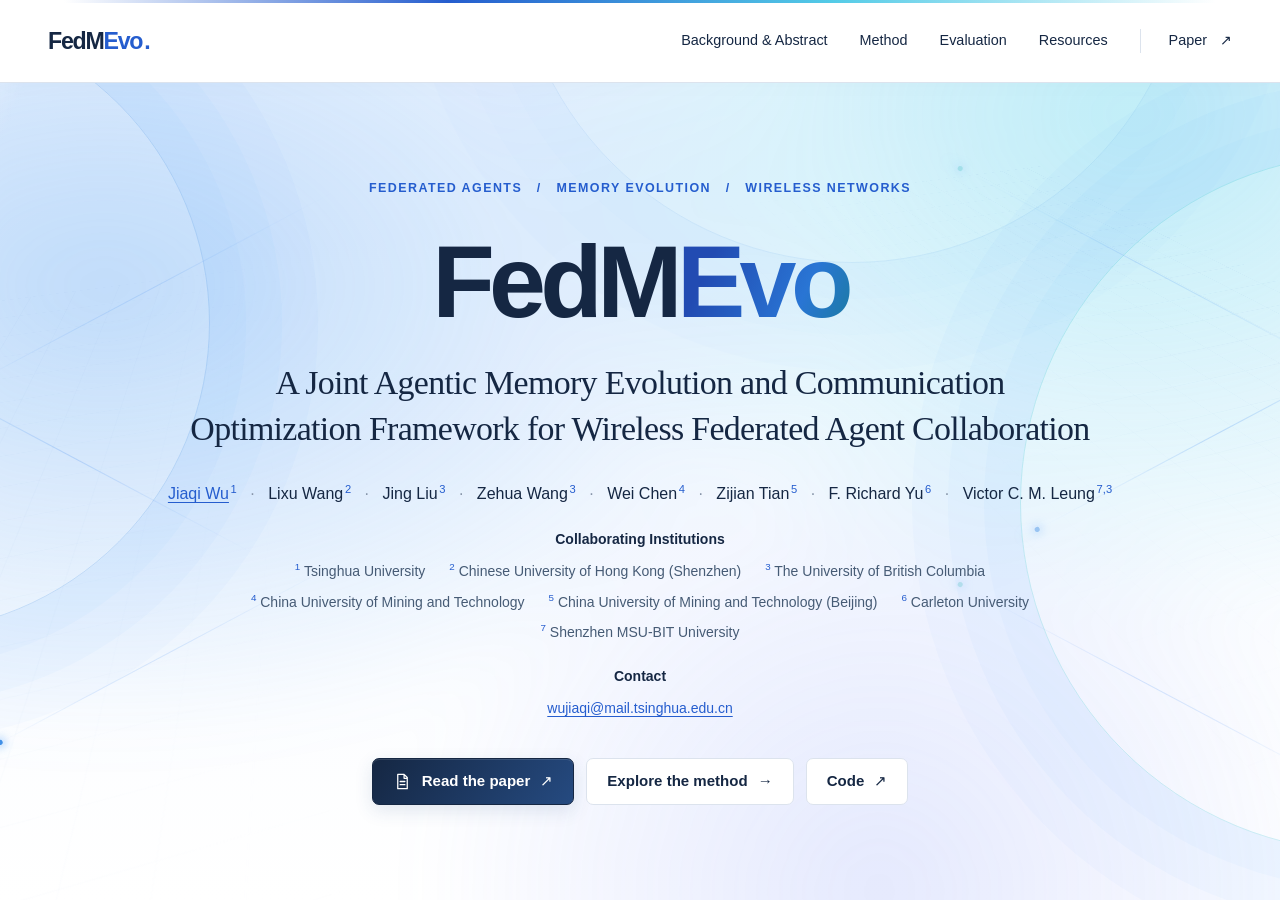
<file: index.html>
<!doctype html>
<html lang="en">
<head>
  <meta charset="utf-8">
  <meta name="viewport" content="width=device-width, initial-scale=1">
  <meta name="description" content="FedMEvo jointly optimizes agentic memory evolution and wireless communication for collaboration among frozen-LLM agents.">
  <meta name="theme-color" content="#12274b">
  <title>FedMEvo · Federated Agentic Memory Evolution</title>
  <link rel="icon" href="assets/favicon.svg" type="image/svg+xml">
  <link rel="stylesheet" href="styles.css?v=4">
  <link rel="stylesheet" href="home.css?v=3">
</head>
<body class="home-page">
  <a class="skip-link" href="#main">Skip to content</a>
  <header class="site-header">
    <div class="header-inner">
      <a class="wordmark" href="index.html" aria-label="FedMEvo home">FedM<span>Evo</span><span class="wordmark-period">.</span></a>
      <nav aria-label="Main navigation">
        <a href="abstract.html">Background &amp; Abstract</a>
        <a href="method.html">Method</a>
        <a href="evaluation.html">Evaluation</a>
        <a href="resources.html">Resources</a>
        <a class="nav-paper" href="assets/FedMEvo.pdf?v=20260910-2340" target="_blank" rel="noopener">Paper <span aria-hidden="true">↗</span></a>
      </nav>
    </div>
  </header>

  <main id="main">
    <section class="hero container" aria-labelledby="paper-title">
      <div class="hero-scene" aria-hidden="true">
        <div class="hero-light"></div>
        <div class="tech-grid"></div>
        <div class="tech-ring ring-one"></div>
        <div class="tech-ring ring-two"></div>
        <div class="tech-ring ring-three"></div>
        <div class="tech-traces"><i></i><i></i><i></i><i></i><i></i><i></i></div>
        <div class="tech-scan"></div>
      </div>
      <p class="eyebrow">Federated agents &nbsp; / &nbsp; Memory evolution &nbsp; / &nbsp; Wireless networks</p>
      <h1 id="paper-title">FedM<span>Evo</span></h1>
      <p class="paper-title">A Joint Agentic Memory Evolution and Communication Optimization Framework for Wireless Federated Agent Collaboration</p>
      <p class="authors"><a href="https://word-ky.github.io/" target="_blank" rel="noopener">Jiaqi Wu</a><sup>1</sup> <span>·</span> Lixu Wang<sup>2</sup> <span>·</span> Jing Liu<sup>3</sup> <span>·</span> Zehua Wang<sup>3</sup> <span>·</span><br class="author-break"> Wei Chen<sup>4</sup> <span>·</span> Zijian Tian<sup>5</sup> <span>·</span> F. Richard Yu<sup>6</sup> <span>·</span> Victor C. M. Leung<sup>7,3</sup></p>
      <div class="affiliations" aria-labelledby="institutions-label">
        <p class="detail-label" id="institutions-label">Collaborating Institutions</p>
        <ul class="institution-list">
          <li><sup>1</sup> Tsinghua University</li>
          <li><sup>2</sup> Chinese University of Hong Kong (Shenzhen)</li>
          <li><sup>3</sup> The University of British Columbia</li>
          <li><sup>4</sup> China University of Mining and Technology</li>
          <li><sup>5</sup> China University of Mining and Technology (Beijing)</li>
          <li><sup>6</sup> Carleton University</li>
          <li><sup>7</sup> Shenzhen MSU-BIT University</li>
        </ul>
      </div>
      <div class="author-email">
        <p class="detail-label">Contact</p>
        <a href="mailto:wujiaqi@mail.tsinghua.edu.cn">wujiaqi@mail.tsinghua.edu.cn</a>
      </div>
      <div class="hero-actions">
        <a class="button button-primary" href="assets/FedMEvo.pdf?v=20260910-2340" target="_blank" rel="noopener"><svg viewBox="0 0 24 24" aria-hidden="true"><path d="M6 3h8l4 4v14H6zM14 3v5h4M9 12h6M9 16h6"/></svg>Read the paper <span aria-hidden="true">↗</span></a>
        <a class="button button-secondary" href="method.html">Explore the method <span aria-hidden="true">→</span></a>
        <a class="button button-secondary" href="https://github.com/word-ky/FedMEvo" target="_blank" rel="noopener">Code <span aria-hidden="true">↗</span></a>
      </div>
    </section>
  </main>
</body>
</html>
</file>
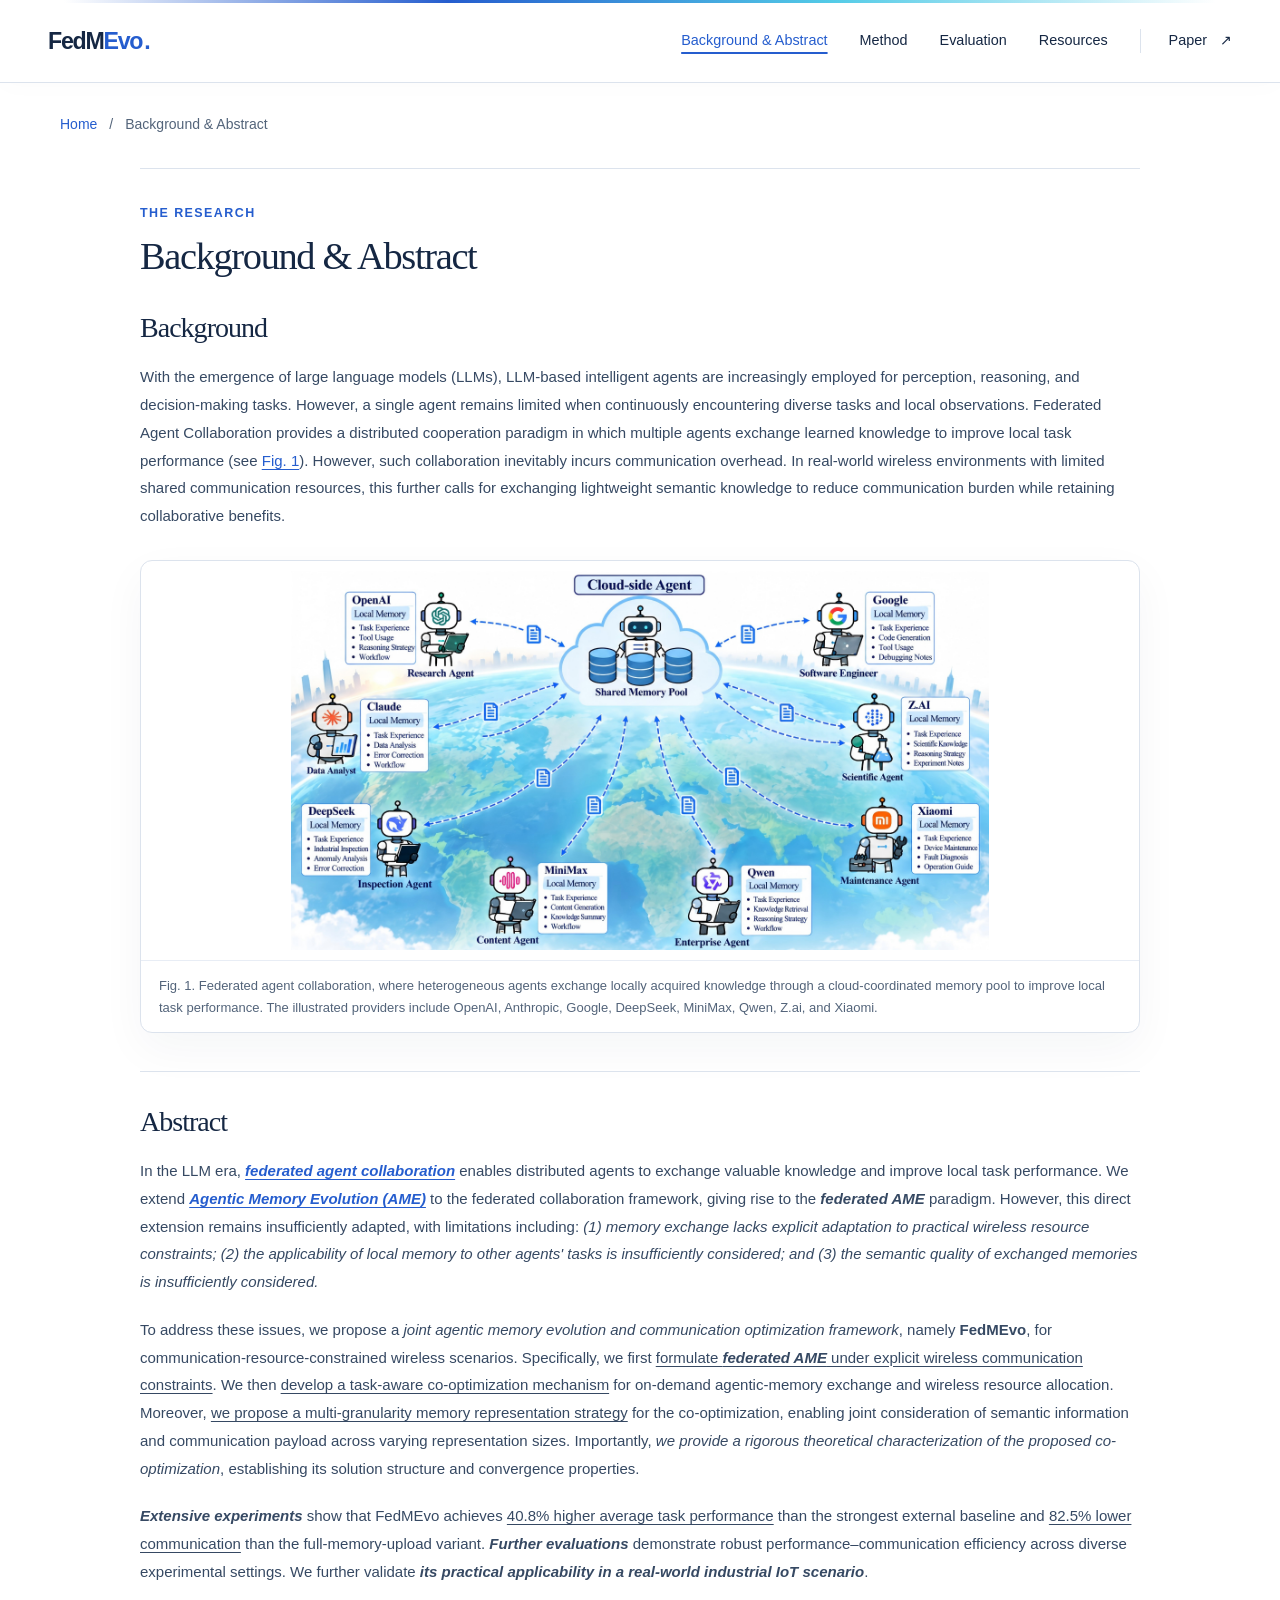
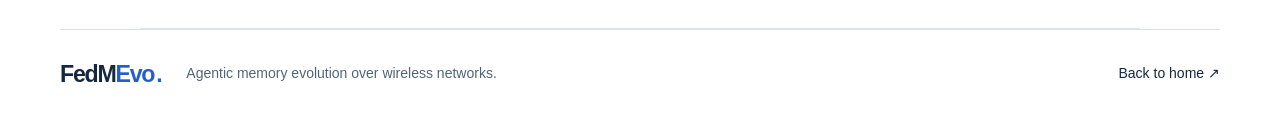
<file: abstract.html>
<!doctype html>
<html lang="en">
<head>
  <meta charset="utf-8">
  <meta name="viewport" content="width=device-width, initial-scale=1">
  <meta name="description" content="FedMEvo jointly optimizes agentic memory evolution and wireless communication for collaboration among frozen-LLM agents.">
  <meta name="theme-color" content="#12274b">
  <title>Background &amp; Abstract · FedMEvo</title>
  <link rel="icon" href="assets/favicon.svg" type="image/svg+xml">
  <link rel="stylesheet" href="styles.css?v=4">
  <link rel="stylesheet" href="abstract.css?v=4">
</head>
<body class="detail-page abstract-page">
  <a class="skip-link" href="#main">Skip to content</a>
  <header class="site-header">
    <div class="header-inner">
      <a class="wordmark" href="index.html" aria-label="FedMEvo home">FedM<span>Evo</span><span class="wordmark-period">.</span></a>
      <nav aria-label="Main navigation">
        <a href="abstract.html" aria-current="page">Background &amp; Abstract</a>
        <a href="method.html">Method</a>
        <a href="evaluation.html">Evaluation</a>
        <a href="resources.html">Resources</a>
        <a class="nav-paper" href="assets/FedMEvo.pdf?v=20260910-2340" target="_blank" rel="noopener">Paper <span aria-hidden="true">↗</span></a>
      </nav>
    </div>
  </header>

  <main id="main">
    <div class="breadcrumb container"><a href="index.html">Home</a><span aria-hidden="true">/</span><span>Background &amp; Abstract</span></div>
    <section class="abstract-section container" id="abstract" aria-labelledby="abstract-title">
      <div class="abstract-heading"><p class="eyebrow">The research</p><h1 id="abstract-title">Background &amp; Abstract</h1></div>
      <section class="research-part background-part" aria-labelledby="background-title">
        <h2 id="background-title">Background</h2>
        <div class="background-copy">
          <p>With the emergence of large language models (LLMs), LLM-based intelligent agents are increasingly employed for perception, reasoning, and decision-making tasks. However, a single agent remains limited when continuously encountering diverse tasks and local observations. Federated Agent Collaboration provides a distributed cooperation paradigm in which multiple agents exchange learned knowledge to improve local task performance (see <a class="paper-reference" href="#collaboration-figure">Fig. 1</a>). However, such collaboration inevitably incurs communication overhead. In real-world wireless environments with limited shared communication resources, this further calls for exchanging lightweight semantic knowledge to reduce communication burden while retaining collaborative benefits.</p>
        </div>
      <figure class="intro-figure" id="collaboration-figure">
        <a href="assets/intro-final.png" target="_blank" rel="noopener" aria-label="Open the original federated agent collaboration illustration">
          <img src="assets/intro-final.png" width="1540" height="836" alt="Conceptual illustration of research, software, analysis, scientific, industrial, maintenance, content, and enterprise agents exchanging local memories through a cloud-side shared memory pool." fetchpriority="high">
        </a>
        <figcaption>Fig. 1. Federated agent collaboration, where heterogeneous agents exchange locally acquired knowledge through a cloud-coordinated memory pool to improve local task performance. The illustrated providers include OpenAI, Anthropic, Google, DeepSeek, MiniMax, Qwen, Z.ai, and Xiaomi.</figcaption>
      </figure>
      </section>
      <section class="research-part abstract-part" aria-labelledby="abstract-content-title">
        <h2 id="abstract-content-title">Abstract</h2>
      <div class="abstract-copy">
        <p>In the LLM era, <a class="term-link" href="https://proceedings.mlr.press/v267/wang25db.html" target="_blank" rel="noopener" title="Related reading: Federated In-Context Learning (ICML 2025)"><strong><em>federated agent collaboration</em></strong></a> enables distributed agents to exchange valuable knowledge and improve local task performance. We extend <a class="term-link" href="https://proceedings.neurips.cc/paper_files/paper/2025/hash/19909c36f51abc4856b4560aff3d36d6-Abstract-Conference.html" target="_blank" rel="noopener" title="Related reading: A-Mem: Agentic Memory for LLM Agents (NeurIPS 2025)"><strong><em>Agentic Memory Evolution (AME)</em></strong></a> to the federated collaboration framework, giving rise to the <strong><em>federated AME</em></strong> paradigm. However, this direct extension remains insufficiently adapted, with limitations including: <em>(1) memory exchange lacks explicit adaptation to practical wireless resource constraints; (2) the applicability of local memory to other agents' tasks is insufficiently considered; and (3) the semantic quality of exchanged memories is insufficiently considered.</em></p>
        <p>To address these issues, we propose a <em>joint agentic memory evolution and communication optimization framework</em>, namely <strong>FedMEvo</strong>, for communication-resource-constrained wireless scenarios. Specifically, we first <span class="abstract-underline">formulate <strong><em>federated AME</em></strong> under explicit wireless communication constraints</span>. We then <span class="abstract-underline">develop a task-aware co-optimization mechanism</span> for on-demand agentic-memory exchange and wireless resource allocation. Moreover, <span class="abstract-underline">we propose a multi-granularity memory representation strategy</span> for the co-optimization, enabling joint consideration of semantic information and communication payload across varying representation sizes. Importantly, <em>we provide a rigorous theoretical characterization of the proposed co-optimization</em>, establishing its solution structure and convergence properties.</p>
        <p><strong><em>Extensive experiments</em></strong> show that FedMEvo achieves <span class="abstract-underline">40.8% higher average task performance</span> than the strongest external baseline and <span class="abstract-underline">82.5% lower communication</span> than the full-memory-upload variant. <strong><em>Further evaluations</em></strong> demonstrate robust performance–communication efficiency across diverse experimental settings. We further validate <strong><em>its practical applicability in a real-world industrial IoT scenario</em></strong>.</p>
      </div>
      </section>
    </section>
  </main>
  <footer class="site-footer container"><a class="wordmark" href="index.html">FedM<span>Evo</span><span class="wordmark-period">.</span></a><p>Agentic memory evolution over wireless networks.</p><a href="index.html">Back to home <span aria-hidden="true">↗</span></a></footer>
</body>
</html>
</file>
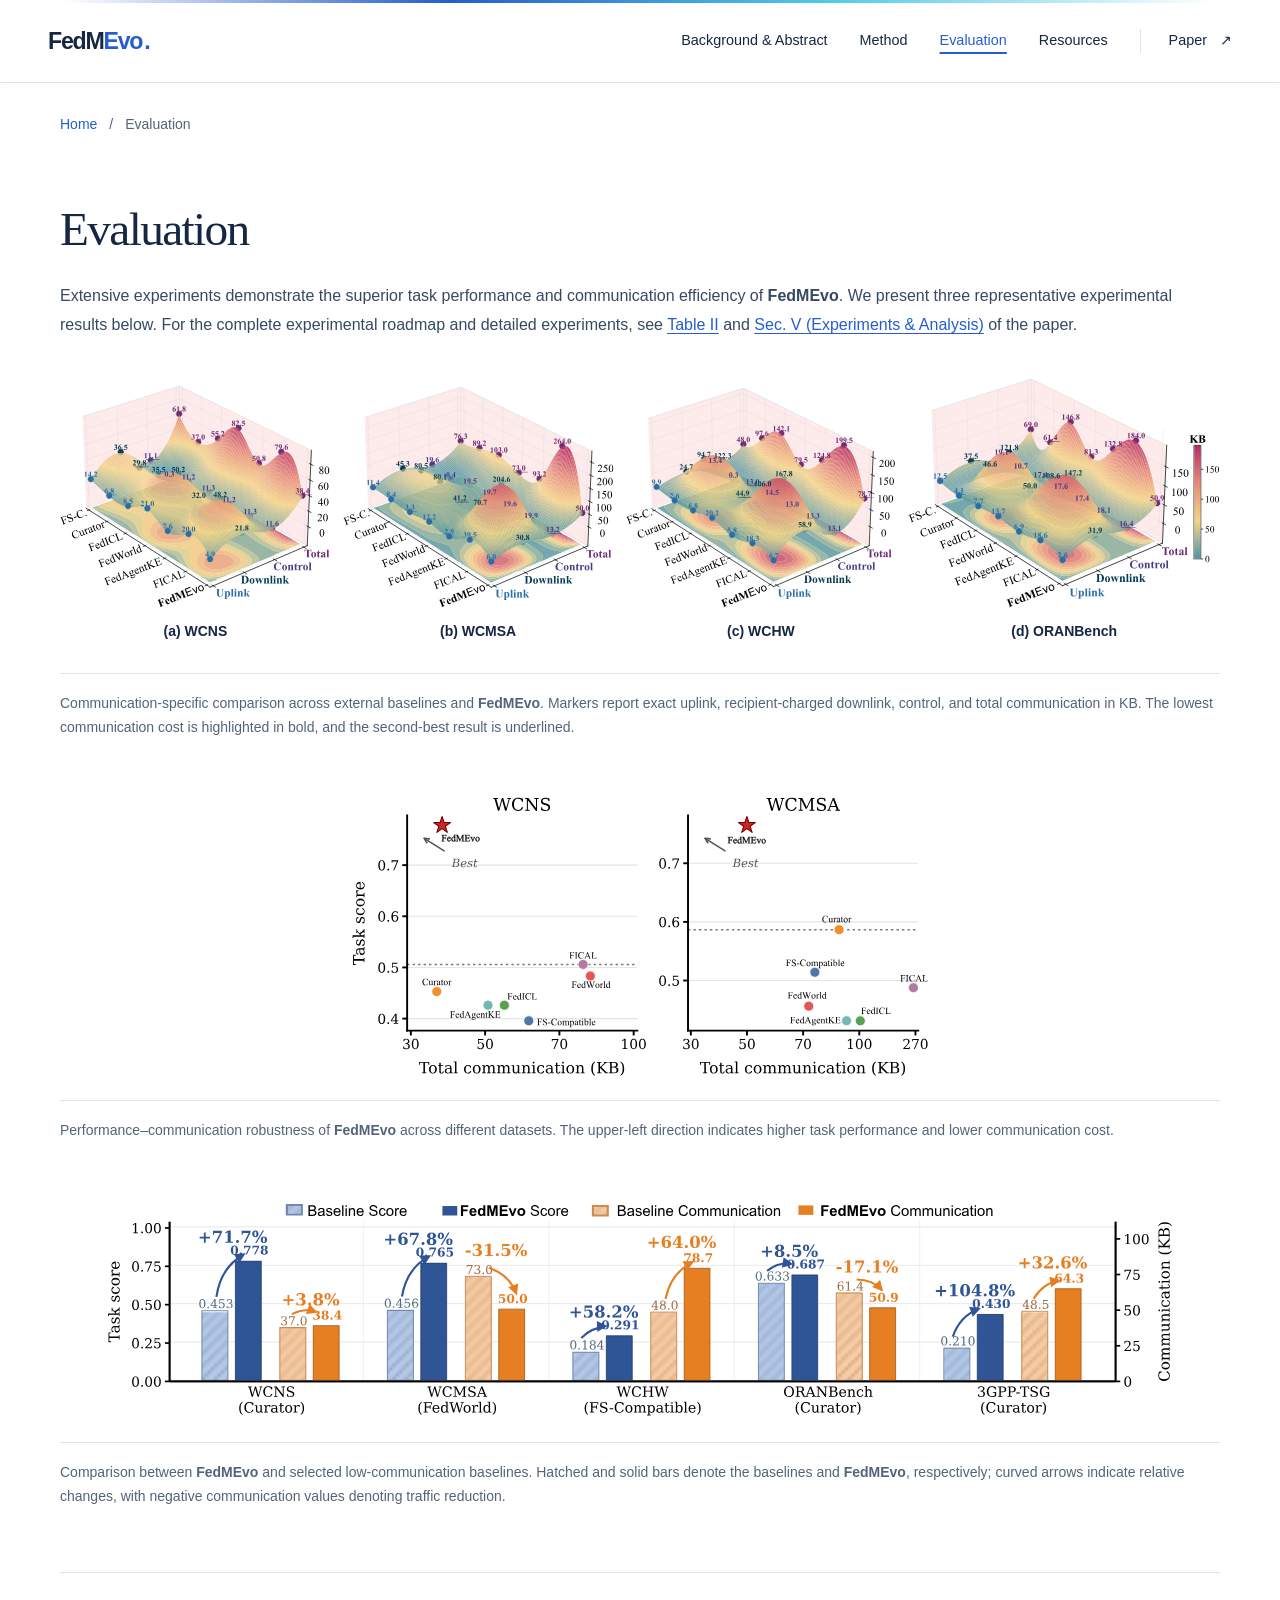
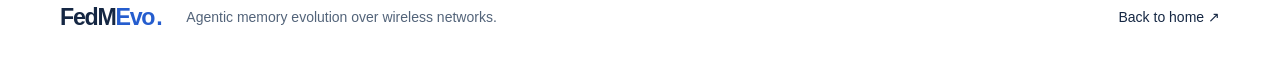
<file: evaluation.html>
<!doctype html>
<html lang="en">
<head>
  <meta charset="utf-8">
  <meta name="viewport" content="width=device-width, initial-scale=1">
  <meta name="description" content="FedMEvo jointly optimizes agentic memory evolution and wireless communication for collaboration among frozen-LLM agents.">
  <meta name="theme-color" content="#12274b">
  <title>Evaluation · FedMEvo</title>
  <link rel="icon" href="assets/favicon.svg" type="image/svg+xml">
  <link rel="stylesheet" href="styles.css?v=4">
  <link rel="stylesheet" href="evaluation.css?v=6">
</head>
<body class="detail-page evaluation-page">
  <a class="skip-link" href="#main">Skip to content</a>
  <header class="site-header">
    <div class="header-inner">
      <a class="wordmark" href="index.html" aria-label="FedMEvo home">FedM<span>Evo</span><span class="wordmark-period">.</span></a>
      <nav aria-label="Main navigation">
        <a href="abstract.html">Background &amp; Abstract</a>
        <a href="method.html">Method</a>
        <a href="evaluation.html" aria-current="page">Evaluation</a>
        <a href="resources.html">Resources</a>
        <a class="nav-paper" href="assets/FedMEvo.pdf?v=20260910-2340" target="_blank" rel="noopener">Paper <span aria-hidden="true">↗</span></a>
      </nav>
    </div>
  </header>

  <main id="main">
    <div class="breadcrumb container"><a href="index.html">Home</a><span aria-hidden="true">/</span><span>Evaluation</span></div>
    <section class="evaluation-section" id="evaluation" aria-labelledby="evaluation-title">
      <div class="container">
        <div class="evaluation-heading">
          <h1 id="evaluation-title">Evaluation</h1>
          <p>Extensive experiments demonstrate the superior task performance and communication efficiency of <strong>FedMEvo</strong>. We present three representative experimental results below. For the complete experimental roadmap and detailed experiments, see <a href="assets/FedMEvo.pdf?v=20260910-2340#page=7" target="_blank" rel="noopener">Table II</a> and <a href="assets/FedMEvo.pdf?v=20260910-2340#page=7" target="_blank" rel="noopener">Sec. V (Experiments &amp; Analysis)</a> of the paper.</p>
        </div>
        <figure class="result-figure communication-result" aria-labelledby="communication-caption">
          <div class="terrain-scroll" tabindex="0" role="region" aria-label="Communication comparison: four panels in one row">
          <div class="terrain-grid">
            <div class="terrain-panel">
              <a href="assets/wcns_comm_terrain.pdf" target="_blank" rel="noopener" aria-label="Open original WCNS communication figure PDF"><img src="assets/wcns_comm_terrain.svg" width="317404" height="311391" alt="WCNS: uplink, downlink, control and total communication for external baselines and FedMEvo."></a>
              <p class="panel-label">(a) WCNS</p>
            </div>
            <div class="terrain-panel">
              <a href="assets/wcmsa_comm_terrain.pdf" target="_blank" rel="noopener" aria-label="Open original WCMSA communication figure PDF"><img src="assets/wcmsa_comm_terrain.svg" width="320378" height="311391" alt="WCMSA: uplink, downlink, control and total communication for external baselines and FedMEvo."></a>
              <p class="panel-label">(b) WCMSA</p>
            </div>
            <div class="terrain-panel">
              <a href="assets/wchw_comm_terrain.pdf" target="_blank" rel="noopener" aria-label="Open original WCHW communication figure PDF"><img src="assets/wchw_comm_terrain.svg" width="320680" height="311391" alt="WCHW: uplink, downlink, control and total communication for external baselines and FedMEvo."></a>
              <p class="panel-label">(c) WCHW</p>
            </div>
            <div class="terrain-panel">
              <a href="assets/oranbench_comm_terrain.pdf" target="_blank" rel="noopener" aria-label="Open original ORANBench communication figure PDF"><img src="assets/oranbench_comm_terrain.svg" width="364145" height="311391" alt="ORANBench: uplink, downlink, control and total communication for external baselines and FedMEvo, with color scale in KB."></a>
              <p class="panel-label">(d) ORANBench</p>
            </div>
          </div>
          </div>
          <figcaption id="communication-caption">Communication-specific comparison across external baselines and <strong>FedMEvo</strong>. Markers report exact uplink, recipient-charged downlink, control, and total communication in KB. The lowest communication cost is highlighted in bold, and the second-best result is underlined.</figcaption>
        </figure>
        <figure class="result-figure score-result" aria-labelledby="score-caption">
          <a href="assets/main_score_comm.pdf" target="_blank" rel="noopener" aria-label="Open original performance–communication figure PDF"><img src="assets/main_score_comm.svg" width="241472" height="128476" alt="Original performance–communication scatter plots labeled WCNS and WCMSA, comparing FedMEvo with external baselines." loading="lazy"></a>
          <figcaption id="score-caption">Performance–communication robustness of <strong>FedMEvo</strong> across different datasets. The upper-left direction indicates higher task performance and lower communication cost.</figcaption>
        </figure>
        <figure class="result-figure relative-result" aria-labelledby="relative-caption">
          <a href="assets/relative_score_comm.pdf?v=20260910-2056" target="_blank" rel="noopener" aria-label="Open original comparison with low-communication baselines PDF"><img src="assets/relative_score_comm.svg?v=20260910-2056" width="323428" height="66357" alt="Task score and communication comparison against selected low-communication baselines on WCNS, WCMSA, WCHW, ORANBench and 3GPP-TSG, with relative-change arrows." loading="lazy"></a>
          <figcaption id="relative-caption">Comparison between <strong>FedMEvo</strong> and selected low-communication baselines. Hatched and solid bars denote the baselines and <strong>FedMEvo</strong>, respectively; curved arrows indicate relative changes, with negative communication values denoting traffic reduction.</figcaption>
        </figure>
      </div>
    </section>
  </main>
  <footer class="site-footer container"><a class="wordmark" href="index.html">FedM<span>Evo</span><span class="wordmark-period">.</span></a><p>Agentic memory evolution over wireless networks.</p><a href="index.html">Back to home <span aria-hidden="true">↗</span></a></footer>
</body>
</html>
</file>
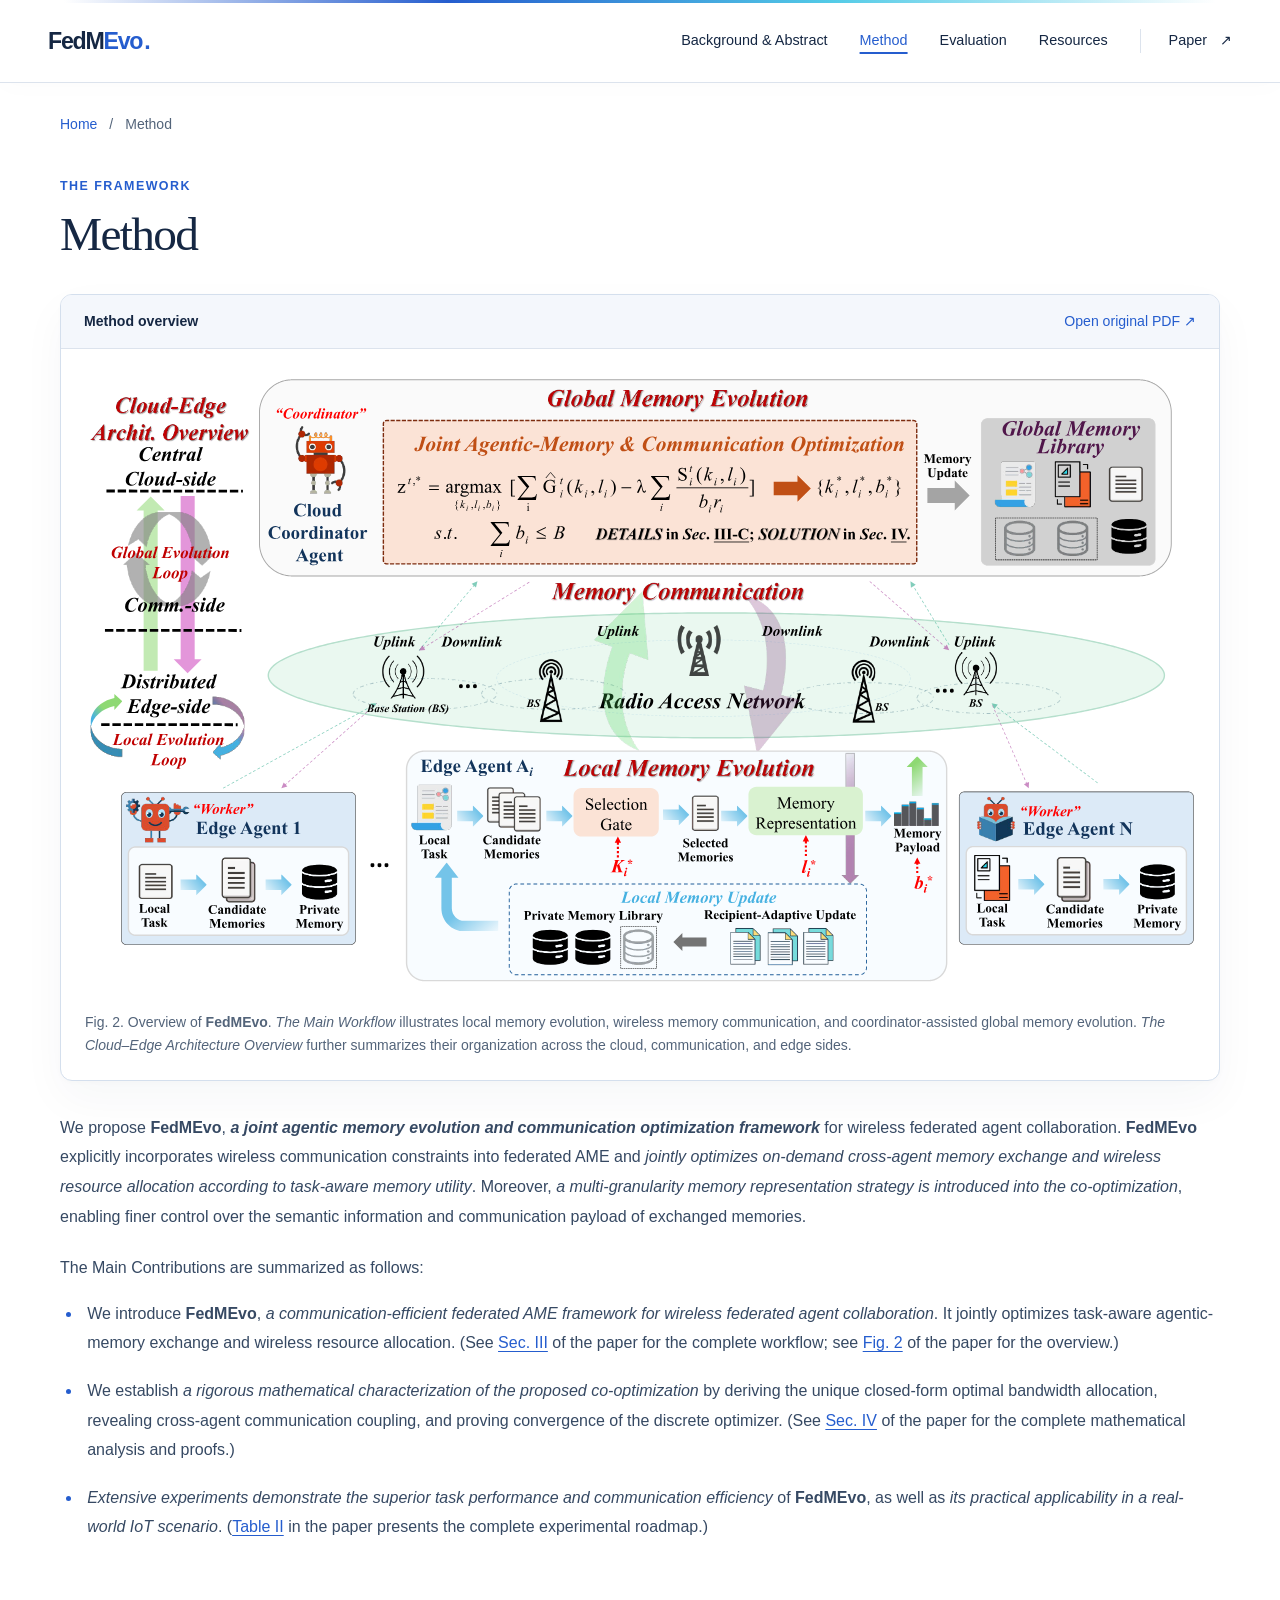
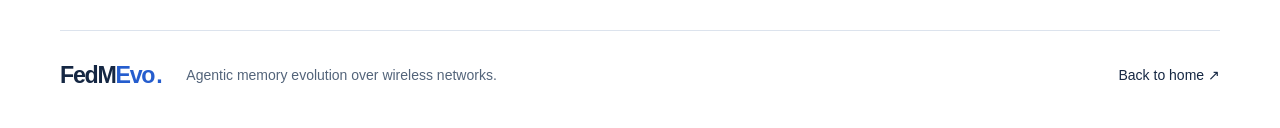
<file: method.html>
<!doctype html>
<html lang="en">
<head>
  <meta charset="utf-8">
  <meta name="viewport" content="width=device-width, initial-scale=1">
  <meta name="description" content="FedMEvo jointly optimizes agentic memory evolution and wireless communication for collaboration among frozen-LLM agents.">
  <meta name="theme-color" content="#12274b">
  <title>Method · FedMEvo</title>
  <link rel="icon" href="assets/favicon.svg" type="image/svg+xml">
  <link rel="stylesheet" href="styles.css?v=4">
  <link rel="stylesheet" href="method.css?v=2">
</head>
<body class="detail-page method-page">
  <a class="skip-link" href="#main">Skip to content</a>
  <header class="site-header">
    <div class="header-inner">
      <a class="wordmark" href="index.html" aria-label="FedMEvo home">FedM<span>Evo</span><span class="wordmark-period">.</span></a>
      <nav aria-label="Main navigation">
        <a href="abstract.html">Background &amp; Abstract</a>
        <a href="method.html" aria-current="page">Method</a>
        <a href="evaluation.html">Evaluation</a>
        <a href="resources.html">Resources</a>
        <a class="nav-paper" href="assets/FedMEvo.pdf?v=20260910-2340" target="_blank" rel="noopener">Paper <span aria-hidden="true">↗</span></a>
      </nav>
    </div>
  </header>

  <main id="main">
    <div class="breadcrumb container"><a href="index.html">Home</a><span aria-hidden="true">/</span><span>Method</span></div>
    <section class="method-section container" id="method" aria-labelledby="method-title">
      <div class="method-heading">
        <p class="eyebrow">The framework</p><h1 id="method-title">Method</h1>
      </div>
      <figure class="overview-figure">
        <div class="figure-bar"><span>Method overview</span><a href="assets/overview1_editable.pdf?v=20260910" target="_blank" rel="noopener">Open original PDF <span aria-hidden="true">↗</span></a></div>
        <a class="figure-link" href="assets/overview1_editable.pdf?v=20260910" target="_blank" rel="noopener" aria-label="Open the original overview PDF">
          <img src="assets/overview-original.svg?v=20260910" width="1188" height="650" alt="Original FedMEvo overview: cloud-edge architecture with global memory evolution, joint agentic-memory and communication optimization, wireless uplink and downlink, local candidate selection, memory representation, and recipient-adaptive local memory updates." loading="lazy">
        </a>
        <figcaption>Fig. 2. Overview of <strong>FedMEvo</strong>. <em>The Main Workflow</em> illustrates local memory evolution, wireless memory communication, and coordinator-assisted global memory evolution. <em>The Cloud–Edge Architecture Overview</em> further summarizes their organization across the cloud, communication, and edge sides.</figcaption>
      </figure>
      <div class="method-copy">
        <p>We propose <strong>FedMEvo</strong>, <strong><em>a joint agentic memory evolution and communication optimization framework</em></strong> for wireless federated agent collaboration. <strong>FedMEvo</strong> explicitly incorporates wireless communication constraints into federated AME and <em>jointly optimizes on-demand cross-agent memory exchange and wireless resource allocation according to task-aware memory utility</em>. Moreover, <em>a multi-granularity memory representation strategy is introduced into the co-optimization</em>, enabling finer control over the semantic information and communication payload of exchanged memories.</p>
        <p>The Main Contributions are summarized as follows:</p>
        <ul class="contributions">
          <li>We introduce <strong>FedMEvo</strong>, <em>a communication-efficient federated AME framework for wireless federated agent collaboration</em>. It jointly optimizes task-aware agentic-memory exchange and wireless resource allocation. (See <a href="assets/FedMEvo.pdf?v=20260910-2340#page=3" target="_blank" rel="noopener">Sec. III</a> of the paper for the complete workflow; see <a href="assets/FedMEvo.pdf?v=20260910-2340#page=3" target="_blank" rel="noopener">Fig. 2</a> of the paper for the overview.)</li>
          <li>We establish <em>a rigorous mathematical characterization of the proposed co-optimization</em> by deriving the unique closed-form optimal bandwidth allocation, revealing cross-agent communication coupling, and proving convergence of the discrete optimizer. (See <a href="assets/FedMEvo.pdf?v=20260910-2340#page=5" target="_blank" rel="noopener">Sec. IV</a> of the paper for the complete mathematical analysis and proofs.)</li>
          <li><em>Extensive experiments demonstrate the superior task performance and communication efficiency</em> of <strong>FedMEvo</strong>, as well as <em>its practical applicability in a real-world IoT scenario</em>. (<a href="assets/FedMEvo.pdf?v=20260910-2340#page=7" target="_blank" rel="noopener">Table II</a> in the paper presents the complete experimental roadmap.)</li>
        </ul>
      </div>
    </section>
  </main>
  <footer class="site-footer container"><a class="wordmark" href="index.html">FedM<span>Evo</span><span class="wordmark-period">.</span></a><p>Agentic memory evolution over wireless networks.</p><a href="index.html">Back to home <span aria-hidden="true">↗</span></a></footer>
</body>
</html>
</file>
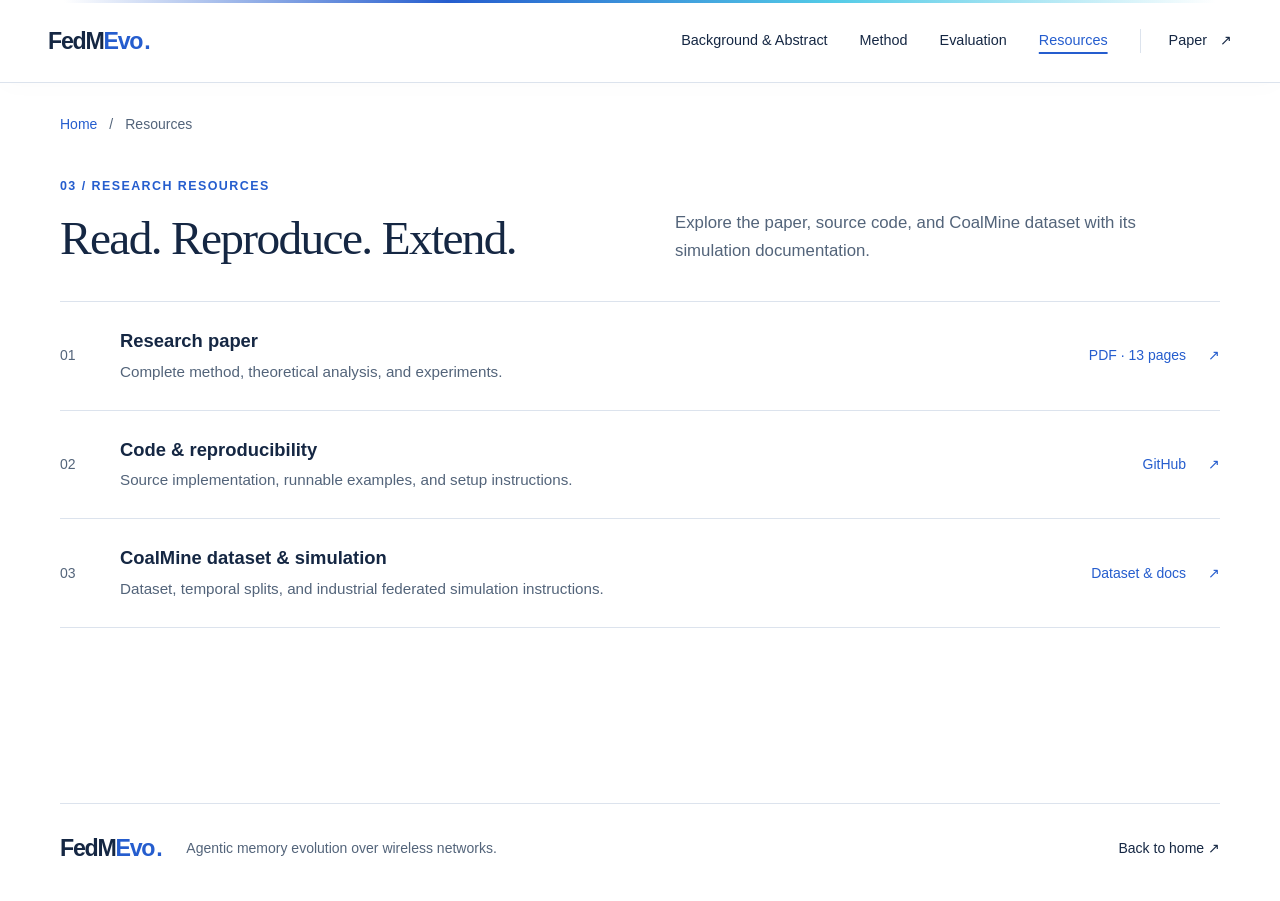
<file: resources.html>
<!doctype html>
<html lang="en">
<head>
  <meta charset="utf-8">
  <meta name="viewport" content="width=device-width, initial-scale=1">
  <meta name="description" content="FedMEvo jointly optimizes agentic memory evolution and wireless communication for collaboration among frozen-LLM agents.">
  <meta name="theme-color" content="#12274b">
  <title>Resources · FedMEvo</title>
  <link rel="icon" href="assets/favicon.svg" type="image/svg+xml">
  <link rel="stylesheet" href="styles.css?v=4">
</head>
<body class="detail-page">
  <a class="skip-link" href="#main">Skip to content</a>
  <header class="site-header">
    <div class="header-inner">
      <a class="wordmark" href="index.html" aria-label="FedMEvo home">FedM<span>Evo</span><span class="wordmark-period">.</span></a>
      <nav aria-label="Main navigation">
        <a href="abstract.html">Background &amp; Abstract</a>
        <a href="method.html">Method</a>
        <a href="evaluation.html">Evaluation</a>
        <a href="resources.html" aria-current="page">Resources</a>
        <a class="nav-paper" href="assets/FedMEvo.pdf?v=20260910-2340" target="_blank" rel="noopener">Paper <span aria-hidden="true">↗</span></a>
      </nav>
    </div>
  </header>

  <main id="main">
    <div class="breadcrumb container"><a href="index.html">Home</a><span aria-hidden="true">/</span><span>Resources</span></div>
    <section class="resources-section container" id="resources" aria-labelledby="resources-title">
      <div class="section-heading"><div><p class="eyebrow">03 / Research resources</p><h1 id="resources-title">Read. Reproduce. Extend.</h1></div><p class="section-intro">Explore the paper, source code, and CoalMine dataset with its simulation documentation.</p></div>
      <div class="resource-list">
        <a class="resource-row resource-link" href="assets/FedMEvo.pdf?v=20260910-2340" target="_blank" rel="noopener"><span class="resource-index">01</span><div><h3>Research paper</h3><p>Complete method, theoretical analysis, and experiments.</p></div><span class="resource-meta">PDF · 13 pages <span aria-hidden="true">↗</span></span></a>
        <a class="resource-row resource-link" href="https://github.com/word-ky/FedMEvo" target="_blank" rel="noopener"><span class="resource-index">02</span><div><h3>Code &amp; reproducibility</h3><p>Source implementation, runnable examples, and setup instructions.</p></div><span class="resource-meta">GitHub <span aria-hidden="true">↗</span></span></a>
        <a class="resource-row resource-link" href="https://github.com/word-ky/FedMEvo/tree/main/industrial" target="_blank" rel="noopener"><span class="resource-index">03</span><div><h3>CoalMine dataset &amp; simulation</h3><p>Dataset, temporal splits, and industrial federated simulation instructions.</p></div><span class="resource-meta">Dataset &amp; docs <span aria-hidden="true">↗</span></span></a>
      </div>
    </section>
  </main>
  <footer class="site-footer container"><a class="wordmark" href="index.html">FedM<span>Evo</span><span class="wordmark-period">.</span></a><p>Agentic memory evolution over wireless networks.</p><a href="index.html">Back to home <span aria-hidden="true">↗</span></a></footer>
</body>
</html>
</file>
<file: styles.css>
:root {
  color-scheme: light;
  --ink: #152743;
  --muted: #53647a;
  --blue: #255dce;
  --line: #dce3ed;
  --light: #f4f7fc;
  --serif: Georgia, "Times New Roman", serif;
  --sans: "Segoe UI", -apple-system, BlinkMacSystemFont, Arial, sans-serif;
}
* { box-sizing: border-box; }
html { scroll-behavior: smooth; scroll-padding-top: 6rem; }
body { margin: 0; color: var(--ink); background: #fff; font: 1rem/1.65 var(--sans); -webkit-font-smoothing: antialiased; }
main { overflow: clip; }
a { color: inherit; text-decoration: none; }
a:hover { color: var(--blue); }
a:focus-visible { outline: 3px solid var(--blue); outline-offset: 5px; }
::selection { background: #d9e6ff; color: #12274b; }
h1, h2, h3, p, figure { margin: 0; }
h2 { font: 400 clamp(2.2rem, 3.7vw, 3.15rem)/1.15 var(--serif); letter-spacing: -.035em; }
h3 { font-size: 1.15rem; font-weight: 600; line-height: 1.4; }
img { display: block; max-width: 100%; height: auto; }
.container { width: min(1160px, calc(100% - 96px)); margin-inline: auto; }
.skip-link { position: fixed; z-index: 10; top: -100px; left: 1rem; padding: .7rem 1rem; background: white; }
.skip-link:focus { top: 1rem; }
.site-header { position: relative; z-index: 2; border-bottom: 1px solid var(--line); background: #ffffffed; box-shadow: 0 4px 24px #15274304; }
.site-header::before { content: ""; position: absolute; top: 0; left: 0; width: 100%; height: 3px; background: linear-gradient(90deg, #fff 5%, #255dce 35%, #53cbe7 65%, #fff 95%); }
.header-inner { width: min(1320px, calc(100% - 96px)); min-height: 82px; margin-inline: auto; display: flex; justify-content: space-between; align-items: center; gap: 24px; }
.wordmark { font-size: 1.45rem; font-weight: 750; letter-spacing: -.055em; white-space: nowrap; }
.wordmark span { color: var(--blue); }
.wordmark-period { margin-left: 2px; }
nav { display: flex; align-items: center; gap: 32px; font-size: .9rem; font-weight: 500; }
nav [aria-current="page"] { color: var(--blue); text-decoration: underline; text-underline-offset: 7px; text-decoration-thickness: 2px; }
.nav-paper { border-left: 1px solid var(--line); padding-left: 28px; }
.nav-paper span { margin-left: 9px; }
.hero { position: relative; isolation: isolate; padding-top: 72px; text-align: center; }
.hero > :not(.hero-scene) { position: relative; }
.hero-scene { position: absolute; z-index: -1; inset: 0 calc((100% - 100vw) / 2) -30px; overflow: hidden; pointer-events: none; background: linear-gradient(180deg, #f2f7ff 0%, #fff 100%); mask-image: linear-gradient(#000 80%, transparent); }
.hero-light { position: absolute; inset: -20% -5%; background: radial-gradient(ellipse at 12% 32%, #4499ef4d, transparent 42%), radial-gradient(ellipse at 85% 17%, #41d5e54a, transparent 38%), radial-gradient(ellipse at 67% 85%, #627cf62b, transparent 35%); filter: blur(30px); animation: ambient-drift 16s ease-in-out infinite alternate; }
.tech-grid { position: absolute; inset: -30%; opacity: .5; background-image: linear-gradient(#4279c21b 1px, transparent 1px), linear-gradient(90deg, #4279c21b 1px, transparent 1px); background-size: 56px 56px; transform: perspective(750px) rotateX(48deg) rotateZ(-18deg); mask-image: linear-gradient(90deg, #000, transparent 36%, transparent 65%, #000); animation: grid-flow 24s linear infinite; }
.tech-ring { position: absolute; width: 620px; height: 620px; border: 1px solid #408fe43a; border-radius: 50%; box-shadow: 0 0 0 36px #3b91e908, 0 0 0 72px #3b91e907, 0 0 0 108px #3b91e906; animation: ring-breathe 13s ease-in-out infinite alternate; }
.ring-one { left: -410px; top: -70px; }
.ring-two { right: -440px; top: 70px; width: 700px; height: 700px; animation-delay: -6s; border-color: #15b6c734; }
.ring-three { left: 40%; top: -500px; width: 680px; height: 680px; animation-duration: 18s; opacity: .5; }
.tech-traces { position: absolute; inset: 0; mask-image: linear-gradient(90deg, #000 5%, transparent 33%, transparent 68%, #000 95%); }
.tech-traces i { position: absolute; width: 32%; height: 1px; left: -4%; top: 25%; background: linear-gradient(90deg, transparent, #438cf142, transparent); transform: rotate(-28deg); }
.tech-traces i:nth-child(2) { top: 46%; left: -10%; transform: rotate(28deg); }
.tech-traces i:nth-child(3) { top: 69%; left: -2%; transform: rotate(-28deg); }
.tech-traces i:nth-child(4) { top: 22%; left: 73%; transform: rotate(28deg); }
.tech-traces i:nth-child(5) { top: 43%; left: 79%; transform: rotate(-28deg); }
.tech-traces i:nth-child(6) { top: 73%; left: 73%; transform: rotate(28deg); }
.tech-traces i::after { content: ""; position: absolute; top: -2px; left: 0; width: 5px; height: 5px; border-radius: 50%; background: #408fe6; box-shadow: 0 0 9px 3px #51a5fa70, -12px 0 15px #4db2e870; animation: signal-flow 8s linear infinite; }
.tech-traces i:nth-child(even)::after { animation-delay: -4s; animation-direction: reverse; background: #25aeba; }
.tech-traces i:nth-child(3n)::after { animation-delay: -2s; }
.tech-scan { position: absolute; top: 0; bottom: 0; left: -30%; width: 18%; background: linear-gradient(90deg, transparent, #57bdf211, #fff5, transparent); transform: skewX(-24deg); animation: scene-scan 18s ease-in-out infinite; }
.eyebrow { color: var(--blue); font-size: .78rem; font-weight: 650; line-height: 1.7; letter-spacing: .115em; text-transform: uppercase; }
.hero h1 { margin: 13px 0 14px; padding-inline: .15em; font-size: clamp(3.5rem, 8vw, 7rem); font-weight: 750; line-height: 1.25; letter-spacing: -.055em; overflow: visible; }
.hero h1 span { display: inline-block; padding: .035em .14em .055em .02em; margin: -.035em -.14em -.055em -.02em; color: var(--blue); background: linear-gradient(115deg, #224bb2 12%, #2975d4 35%, #197c9b 50%, #345fcd 70%, #224bb2 92%); background-size: 220% 100%; background-clip: text; -webkit-background-clip: text; -webkit-text-fill-color: transparent; animation: title-light 12s ease-in-out infinite alternate; }
.paper-title { max-width: 980px; margin-inline: auto; font: 400 clamp(1.6rem, 2.65vw, 2.35rem)/1.35 var(--serif); letter-spacing: -.02em; text-wrap: balance; }
.authors { margin-top: 27px; font-size: 1rem; line-height: 1.95; }
.authors span { padding: 0 9px; color: #8795a9; }
sup { font-size: .75em; color: var(--blue); }
.author-note { margin-top: 6px; color: var(--muted); font-size: .8rem; }
.hero-actions { display: flex; flex-wrap: wrap; justify-content: center; align-items: center; gap: 12px; margin-top: 26px; }
.button { position: relative; overflow: hidden; min-height: 47px; padding: 10px 20px; display: inline-flex; align-items: center; justify-content: center; gap: 10px; border: 1px solid var(--ink); border-radius: 7px; font-size: .94rem; font-weight: 550; transition: background .2s, color .2s, box-shadow .2s, transform .2s; }
.button svg { width: 19px; height: 19px; fill: none; stroke: currentColor; stroke-width: 1.6; stroke-linecap: round; stroke-linejoin: round; }
.button-primary { background: linear-gradient(125deg, #152743, #254a80); color: white; box-shadow: 0 6px 18px #254a8021, inset 0 1px 0 #ffffff20; }
.button-primary::after { content: ""; position: absolute; inset: -80% -45%; pointer-events: none; background: linear-gradient(115deg, transparent 40%, #ffffff18 49%, transparent 58%); transform: translateX(-70%); animation: button-light 10s ease-in-out infinite; }
.button:hover { transform: translateY(-2px); box-shadow: 0 9px 22px #255dce20; }
.button-primary:hover { background: var(--blue); border-color: var(--blue); color: white; }
.button-secondary { border-color: var(--line); background: white; }
.button-secondary:hover { background: var(--light); }
.release-note { flex-basis: 100%; color: var(--muted); font-size: .8rem; margin-top: 3px; }
.motion-toggle { border: 0; border-bottom: 1px dotted #9baac1; padding: 2px 0; background: transparent; color: var(--muted); font: .8rem/1.6 var(--sans); cursor: pointer; }
.motion-toggle:hover { color: var(--blue); }
.motion-toggle:focus-visible { outline: 3px solid var(--blue); outline-offset: 4px; }
.thesis { border-top: 1px solid var(--line); border-bottom: 1px solid var(--line); margin-top: 53px; padding: 24px 0; display: grid; grid-template-columns: 100px 1fr 1fr; text-align: left; align-items: center; gap: 26px; }
.thesis-label { font-size: .8rem; text-transform: uppercase; letter-spacing: .09em; color: var(--blue); font-weight: 650; }
.thesis > p:not(.thesis-detail) { font: 400 1.65rem/1.35 var(--serif); }
.thesis strong { font-weight: 400; color: var(--blue); }
.thesis-detail { font-size: .95rem; color: var(--muted); }
.mobile-break { display: none; }
.intro-figure { margin-top: 48px; max-width: 1000px; border: 1px solid var(--line); border-radius: 12px; background: #fff; overflow: hidden; box-shadow: 0 16px 45px #1527430b; }
.intro-figure > a { display: block; padding: 14px; }
.intro-figure img { width: 100%; }
.intro-figure figcaption { border-top: 1px solid #e8edf5; padding: 15px 22px; text-align: center; }
.intro-figure figcaption strong { font-weight: 600; color: var(--ink); }
.abstract-section { max-width: 1000px; margin-top: 64px; padding-block: 34px 42px; display: grid; grid-template-columns: 170px minmax(0, 1fr); gap: 42px; border-block: 1px solid var(--line); }
.abstract-heading .eyebrow { margin-bottom: 10px; }
.abstract-heading h2 { font-size: 2.4rem; }
.abstract-copy { color: #364963; font-size: 1.0625rem; line-height: 1.9; }
.abstract-copy p + p { margin-top: 20px; }
.abstract-copy strong { color: var(--blue); font-weight: 650; }
.method-section { padding-top: 79px; padding-bottom: 88px; }
.section-heading { display: grid; grid-template-columns: 1fr 1fr; align-items: end; gap: 70px; margin-bottom: 35px; }
.section-heading .eyebrow { margin-bottom: 14px; }
.section-intro { max-width: 490px; color: var(--muted); font-size: 1.05rem; line-height: 1.7; }
.overview-figure { border: 1px solid #d4dfed; border-radius: 12px; overflow: hidden; background: #fff; box-shadow: 0 18px 45px #1527430a, 0 2px 5px #15274304; }
.figure-bar { display: flex; justify-content: space-between; gap: 20px; align-items: center; padding: 15px 23px; border-bottom: 1px solid var(--line); background: var(--light); font-size: .88rem; }
.figure-bar > span { font-weight: 600; }
.figure-bar a { color: var(--blue); }
.figure-link { display: block; padding: 25px 23px 18px; }
.figure-link img { width: 100%; }
figcaption { padding: 10px 24px 23px; color: var(--muted); font-size: .875rem; }
.mechanisms { margin: 38px 0 0; padding: 0; list-style: none; display: grid; grid-template-columns: repeat(3, 1fr); }
.mechanisms li { padding: 0 30px; border-left: 1px solid var(--line); }
.mechanisms li:first-child { padding-left: 0; border-left: 0; }
.mechanisms li:last-child { padding-right: 0; }
.step-number { color: var(--blue); font-size: .9rem; display: inline-grid; place-items: center; width: 34px; height: 34px; margin-bottom: 15px; border: 1px solid #dce7f9; border-radius: 9px; background: linear-gradient(135deg, #f1f6ff, #fff); }
.mechanisms p { margin-top: 12px; color: var(--muted); }
.theory-note { position: relative; isolation: isolate; overflow: hidden; margin-top: 44px; padding: 34px 38px; background: linear-gradient(120deg, #13223b, #17345b); color: #fff; display: grid; grid-template-columns: 1fr 1fr; gap: 20px 54px; border: 1px solid #314b70; border-radius: 12px; box-shadow: 0 16px 32px #15274318; }
.theory-note::before { content: ""; position: absolute; z-index: -1; inset: -80% -10%; pointer-events: none; background: radial-gradient(ellipse at 75% 40%, #328cd636, transparent 47%), radial-gradient(ellipse at 30% 90%, #5372db27, transparent 45%); animation: ambient-drift 19s ease-in-out infinite alternate-reverse; }
.theory-note .eyebrow { color: #acc8ff; font-size: .75rem; }
.theory-note h3 { margin-top: 13px; font: 400 1.75rem/1.3 var(--serif); }
.theory-note > p { color: #d6e0ef; }
.theory-note > a { grid-column: 2; color: #bdd3ff; font-size: .875rem; }
.theory-note > a:hover { color: white; text-decoration: underline; }
.evaluation-section { background: linear-gradient(135deg, #f3f7fe, #f8fbff 65%, #f1f8fb); border-block: 1px solid var(--line); padding: 75px 0 60px; }
.evaluation-grid { display: grid; grid-template-columns: repeat(3, 1fr); gap: 34px; margin-top: 42px; }
.evaluation-item { padding: 26px 0 0; border-top: 2px solid #b9c9df; }
.scope-number { color: var(--blue); font-size: 2.8rem; line-height: 1.2; letter-spacing: -.05em; font-weight: 550; }
.scope-number span { display: block; color: var(--muted); letter-spacing: .015em; font-size: .875rem; margin: 7px 0 24px; font-weight: 400; }
.evaluation-item > p:not(.scope-number) { margin-top: 11px; color: var(--muted); min-height: 80px; }
.evaluation-item > a { display: inline-block; margin-top: 20px; font-size: .875rem; color: var(--blue); }
.protocol-note { margin-top: 43px; border-top: 1px solid var(--line); padding-top: 24px; display: grid; grid-template-columns: 160px 1fr; gap: 30px; }
.protocol-note span { font-size: .875rem; font-weight: 600; }
.protocol-note p { color: var(--muted); font-size: .875rem; }
.resources-section { padding-block: 78px 82px; }
.resource-list { border-top: 1px solid var(--line); }
.resource-row { display: grid; grid-template-columns: 35px 1fr auto; align-items: center; gap: 25px; padding: 26px 0; border-bottom: 1px solid var(--line); }
.resource-index { color: var(--muted); font-size: .875rem; }
.resource-row p { margin-top: 5px; color: var(--muted); font-size: .95rem; }
.resource-meta { color: var(--blue); font-size: .875rem; white-space: nowrap; }
.resource-meta > span { margin-left: 18px; }
.pending { color: var(--muted); }
.resource-link:hover h3 { text-decoration: underline; text-underline-offset: 4px; }
.resource-link { transition: background .2s; }
.resource-link:hover { background: #f7faff; }
.site-footer { padding-block: 25px 34px; border-top: 1px solid var(--line); display: flex; gap: 25px; align-items: center; }
.site-footer p { flex: 1; color: var(--muted); font-size: .875rem; }
.site-footer > a:last-child { font-size: .875rem; }
.home-page main { min-height: calc(100svh - 83px); display: flex; }
.home-page .hero { display: flex; flex-direction: column; align-items: center; justify-content: center; padding-block: clamp(42px, 7vh, 86px); }
.home-page .hero-scene { inset-block: 0; mask-image: none; }
.home-page .hero-actions { margin-top: 38px; }
.home-page .hero > .eyebrow { margin-bottom: 6px; }
.breadcrumb { display: flex; align-items: center; gap: 12px; padding-top: 30px; color: var(--muted); font-size: .875rem; }
.breadcrumb a { color: var(--blue); }
.detail-page main { min-height: calc(100svh - 180px); }
.detail-page h1 { font: 400 clamp(2.2rem, 3.7vw, 3.15rem)/1.15 var(--serif); letter-spacing: -.035em; }
.detail-page .abstract-section { margin-top: 32px; }
.detail-page .abstract-heading h1 { font-size: 2.4rem; }
.detail-page .method-section, .detail-page .resources-section { padding-top: 40px; }
.detail-page .evaluation-section { margin-top: 28px; }
.detail-page .thesis { max-width: 1000px; margin-block: 40px 64px; }
@media (min-width: 1100px) { .author-break { display: none; } .author-break::after { content: " "; } }
@media (max-width: 900px) {
  .container, .header-inner { width: calc(100% - 48px); }
  .hero { padding-top: 50px; }
  .section-heading { gap: 30px; }
  .thesis { grid-template-columns: 80px 1fr; gap: 15px; }
  .thesis-detail { grid-column: 2; }
  .mechanisms li { padding-inline: 20px; }
  .theory-note { padding: 28px; gap: 22px; }
  .evaluation-grid { gap: 22px; }
  .evaluation-item > p:not(.scope-number) { min-height: 108px; }
}
@media (max-width: 620px) {
  html { scroll-padding-top: 2rem; }
  .container, .header-inner { width: calc(100% - 36px); }
  .header-inner { min-height: 73px; flex-wrap: wrap; gap: 8px; padding-block: 14px; }
  .wordmark { font-size: 1.3rem; }
  nav { gap: 16px; flex-wrap: wrap; font-size: .875rem; }
  .nav-paper { padding-left: 0; border-left: 0; }
  .nav-paper span { margin-left: 0; }
  .hero { padding-top: 35px; }
  .hero-light { inset: -10% -20%; filter: blur(20px); }
  .tech-grid { background-size: 38px 38px; opacity: .35; }
  .tech-ring { opacity: .4; }
  .tech-traces { opacity: .55; }
  .intro-figure { margin-top: 30px; }
  .intro-figure > a { padding: 7px; }
  .intro-figure figcaption { padding: 13px 16px; text-align: left; }
  .abstract-section { margin-top: 38px; padding-block: 26px; grid-template-columns: 1fr; gap: 22px; }
  .abstract-copy { font-size: 1rem; line-height: 1.8; }
  .hero .eyebrow { max-width: 300px; margin-inline: auto; line-height: 1.9; font-size: .75rem; }
  .hero h1 { margin-block: 15px; }
  .paper-title { font-size: 1.55rem; line-height: 1.4; }
  .authors { font-size: .9rem; margin-top: 22px; }
  .authors span { padding-inline: 3px; }
  .author-break { display: none; }
  .button { padding-inline: 14px; font-size: .875rem; }
  .thesis { margin-top: 34px; grid-template-columns: 1fr; gap: 10px; text-align: center; }
  .thesis-detail { grid-column: auto; }
  .mobile-break { display: block; }
  .method-section, .resources-section { padding-block: 48px; }
  .section-heading { grid-template-columns: 1fr; gap: 18px; margin-bottom: 25px; }
  .section-intro { font-size: 1rem; }
  .figure-bar { padding: 12px; align-items: start; font-size: .875rem; gap: 14px; }
  .figure-bar a { text-align: right; }
  .figure-link { padding: 14px 8px 8px; }
  figcaption { padding: 10px 14px 18px; }
  .mechanisms { grid-template-columns: 1fr; margin-top: 28px; }
  .mechanisms li, .mechanisms li:first-child, .mechanisms li:last-child { border-left: 0; padding: 22px 0; border-bottom: 1px solid var(--line); }
  .step-number { margin-bottom: 8px; }
  .theory-note { grid-template-columns: 1fr; padding: 25px; margin-top: 30px; }
  .theory-note > a { grid-column: 1; }
  .evaluation-section { padding-block: 48px; }
  .evaluation-grid { grid-template-columns: 1fr; gap: 32px; margin-top: 30px; }
  .evaluation-item > p:not(.scope-number) { min-height: 0; }
  .scope-number span { display: inline; margin-left: 15px; }
  .scope-number { margin-bottom: 16px; }
  .evaluation-item > a { margin-top: 15px; }
  .protocol-note { grid-template-columns: 1fr; gap: 8px; }
  .resource-row { grid-template-columns: 24px 1fr; gap: 10px; }
  .resource-meta { grid-column: 2; }
  .site-footer { flex-wrap: wrap; gap: 15px; }
  .site-footer p { order: 3; flex-basis: 100%; }
  .site-footer > a:last-child { margin-left: auto; }
}
@keyframes ambient-drift { from { transform: translate3d(-2%, -2%, 0) scale(1); opacity: .7; } to { transform: translate3d(3%, 3%, 0) scale(1.07); opacity: 1; } }
@keyframes title-light { from { background-position: 0% 50%; } to { background-position: 100% 50%; } }
@keyframes button-light { 0%, 65% { transform: translateX(-70%); } 95%, 100% { transform: translateX(70%); } }
@keyframes grid-flow { from { background-position: 0 0; } to { background-position: 112px 56px; } }
@keyframes ring-breathe { from { transform: scale(.95); opacity: .45; } to { transform: scale(1.07); opacity: .85; } }
@keyframes signal-flow { 0% { left: 0; opacity: 0; } 12%, 85% { opacity: .85; } 100% { left: 100%; opacity: 0; } }
@keyframes scene-scan { 0%, 30% { left: -30%; opacity: 0; } 40%, 75% { opacity: 1; } 90%, 100% { left: 115%; opacity: 0; } }
.effects-paused .hero-scene *, .effects-paused .hero-scene *::after, .effects-paused .hero h1 span, .effects-paused .theory-note::before, .effects-paused .button-primary::after { animation-play-state: paused; }
.effects-paused .button-primary::after { opacity: 0; }
@media (prefers-reduced-motion: reduce) {
  html { scroll-behavior: auto; }
  .hero-scene *, .hero-scene *::after, .hero h1 span, .theory-note::before, .button-primary::after { animation: none; }
  .button-primary::after { display: none; }
  .button, .resource-link { transition: none; }
  .button:hover { transform: none; }
}
</file>
<file: home.css>
/* Homepage author details; other pages retain their approved styles. */
.home-page .authors sup,
.home-page .institution-list sup {
  color: var(--blue);
  font-size: .7em;
}

.home-page .authors sup {
  margin-left: .15em;
}

.home-page .authors a,
.home-page .author-email a {
  color: var(--blue);
  text-decoration: underline;
  text-underline-offset: 3px;
}

.home-page .affiliations {
  max-width: 940px;
  margin-top: 18px;
  color: #465b75;
  font-size: .875rem;
  line-height: 1.7;
}

.home-page .detail-label {
  margin-bottom: 8px;
  color: var(--ink);
  font-size: .875rem;
  font-weight: 600;
}

.home-page .institution-list {
  display: flex;
  flex-wrap: wrap;
  justify-content: center;
  gap: 6px 24px;
  margin: 0;
  padding: 0;
  list-style: none;
}

.home-page .author-email {
  margin-top: 20px;
  font-size: .875rem;
  line-height: 1.7;
}
</file>
<file: abstract.css>
/* Abstract-only layout; the approved homepage keeps its existing styles. */
.abstract-page .abstract-section {
  display: block;
}

.abstract-page .abstract-heading {
  margin-bottom: 32px;
}

.abstract-page .research-part h2 {
  margin-bottom: 18px;
  font-size: 1.75rem;
  line-height: 1.25;
}

.abstract-page .abstract-part {
  margin-top: 38px;
  padding-top: 32px;
  border-top: 1px solid var(--line);
}

.abstract-page .background-copy {
  color: #364963;
  font-size: .9375rem;
  line-height: 1.85;
}

.abstract-page .background-copy p + p {
  margin-top: 20px;
}

.abstract-page .paper-reference {
  color: var(--blue);
  text-decoration: underline;
  text-underline-offset: 3px;
}

.abstract-page .intro-figure {
  width: 100%;
  max-width: none;
  margin: 30px auto 0;
}

.abstract-page .intro-figure > a {
  width: 70%;
  margin-inline: auto;
  padding: 10px 0;
}

.abstract-page .intro-figure figcaption {
  padding: 14px 18px;
  font-size: .8125rem;
  line-height: 1.65;
  text-align: left;
}

.abstract-page .abstract-copy {
  font-size: .9375rem;
  line-height: 1.85;
}

.abstract-page .abstract-copy strong {
  color: inherit;
  font-weight: 700;
}

.abstract-page .term-link {
  color: var(--blue);
  text-decoration: underline;
  text-decoration-thickness: 1px;
  text-underline-offset: 3px;
}

.abstract-page .term-link:hover {
  color: var(--ink);
}

.abstract-page .abstract-underline {
  text-decoration: underline;
  text-decoration-thickness: 1px;
  text-underline-offset: 3px;
}
</file>
<file: evaluation.css>
/* Evaluation-only presentation for the supplied experimental figures. */
.evaluation-page .evaluation-section {
  margin-top: 32px;
  padding-block: 34px 64px;
  background: #fff;
  border: 0;
}

.evaluation-page .evaluation-heading p {
  margin-top: 24px;
  color: #364963;
  font-size: 1rem;
  line-height: 1.85;
}

.evaluation-page .evaluation-heading a {
  color: var(--blue);
  text-decoration: underline;
  text-underline-offset: 3px;
}

.evaluation-page .result-figure {
  margin-top: 38px;
}

.evaluation-page .terrain-scroll {
  overflow-x: auto;
  padding-bottom: 8px;
}

.evaluation-page .terrain-scroll:focus-visible {
  outline: 2px solid var(--blue);
  outline-offset: 4px;
}

.evaluation-page .terrain-grid {
  display: grid;
  min-width: 640px;
  grid-template-columns: minmax(0, 238fr) minmax(0, 238fr) minmax(0, 238fr) minmax(0, 274fr);
  gap: 12px;
  align-items: end;
}

.evaluation-page .terrain-panel a,
.evaluation-page .score-result > a,
.evaluation-page .relative-result > a {
  display: block;
}

.evaluation-page .result-figure img {
  width: 100%;
  height: auto;
}

.evaluation-page .panel-label {
  margin-top: 12px;
  text-align: center;
  font-size: .875rem;
  font-weight: 700;
}

.evaluation-page .result-figure figcaption {
  margin-top: 22px;
  padding: 18px 0 0;
  border-top: 1px solid var(--line);
  font-size: .875rem;
  line-height: 1.7;
}

.evaluation-page .score-result {
  width: 100%;
  margin: 56px auto 0;
}

.evaluation-page .score-result > a {
  width: 50%;
  max-width: 900px;
  margin-inline: auto;
}

.evaluation-page .relative-result {
  width: 100%;
  margin: 56px auto 0;
}

.evaluation-page .relative-result > a {
  width: 93%;
  margin-inline: auto;
}
</file>
<file: method.css>
/* Method-only typography; other pages keep their approved presentation. */
.method-page .method-heading {
  margin-bottom: 32px;
}

.method-page .method-heading .eyebrow {
  margin-bottom: 10px;
}

.method-page .method-copy {
  margin-top: 32px;
  color: #364963;
  font-size: 1rem;
  line-height: 1.85;
}

.method-page .method-copy p + p {
  margin-top: 22px;
}

.method-page .method-copy a {
  color: var(--blue);
  text-decoration: underline;
  text-underline-offset: 3px;
}

.method-page .contributions {
  margin: 16px 0 0;
  padding-left: 1.4em;
}

.method-page .contributions li {
  padding-left: .3em;
}

.method-page .contributions li + li {
  margin-top: 18px;
}

.method-page .contributions li::marker {
  color: var(--blue);
}
</file>
